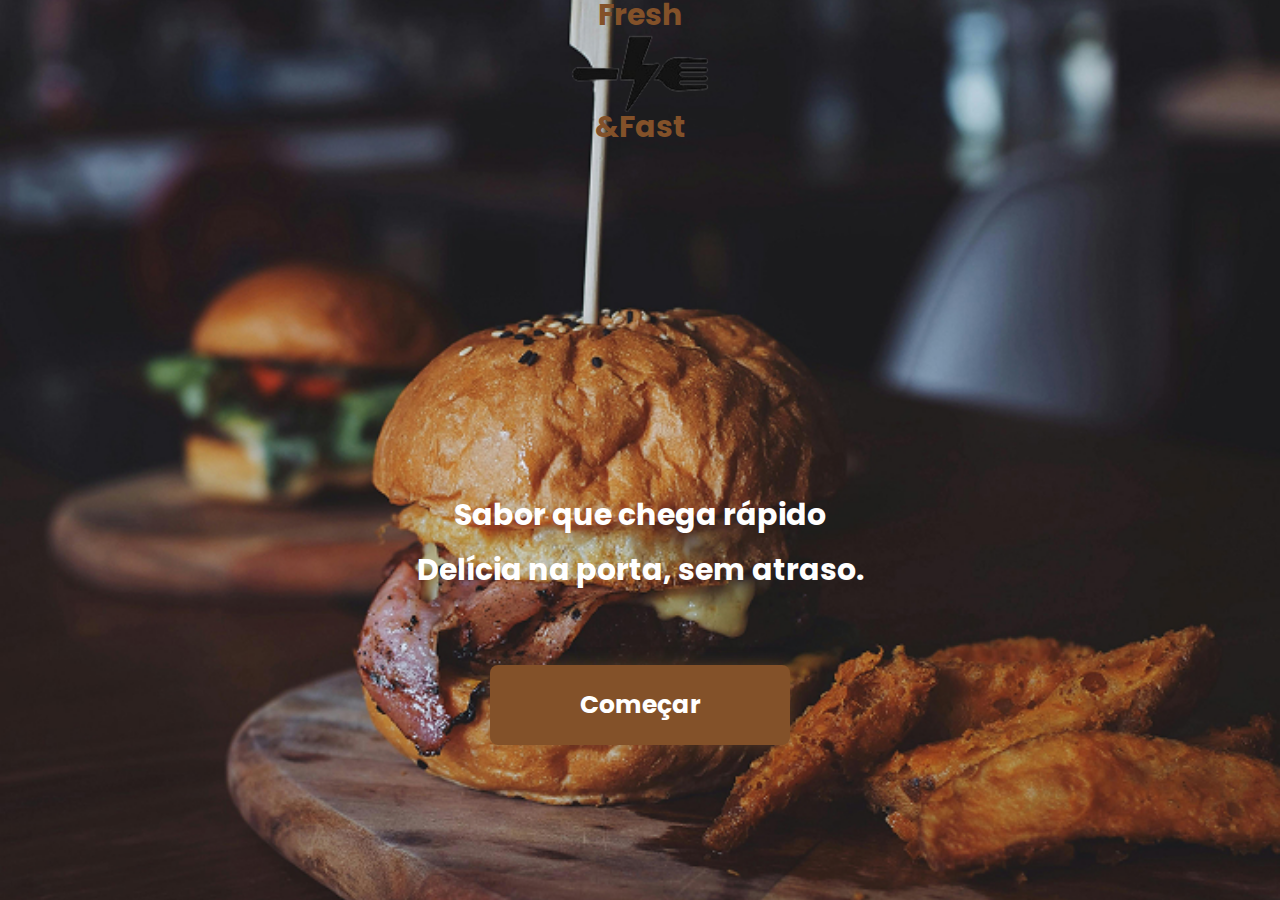
<file: index.html>
<!DOCTYPE html>
<html lang="en">

<head>
    <meta charset="UTF-8">
    <meta name="viewport" content="width=device-width, initial-scale=1.0">
    <title>Fresh & Fast</title>
    <link rel="stylesheet" href="style.css">
    <link rel="preconnect" href="https://fonts.googleapis.com">
    <link rel="preconnect" href="https://fonts.gstatic.com" crossorigin>
    <link
        href="https://fonts.googleapis.com/css2?family=Poppins:ital,wght@0,100;0,200;0,300;0,400;0,500;0,600;0,700;0,800;0,900;1,100;1,200;1,300;1,400;1,500;1,600;1,700;1,800;1,900&display=swap"
        rel="stylesheet">
    <link rel="shortcut icon" href="img/favicon.png" type="image/x-icon">
</head>

<body>
    <section class="head">
        <p>Fresh</p>
        <img src="./img/FreshFast.png" class="logo">
        <p>&Fast</p>
    </section>

    <section class="text">
        <p>Sabor que chega rápido</p>
        <br>
        <p>Delícia na porta, sem atraso.</p>
    </section>

    <section class="button">
        <button>Começar</button>
    </section>
</body>

</html>
</file>
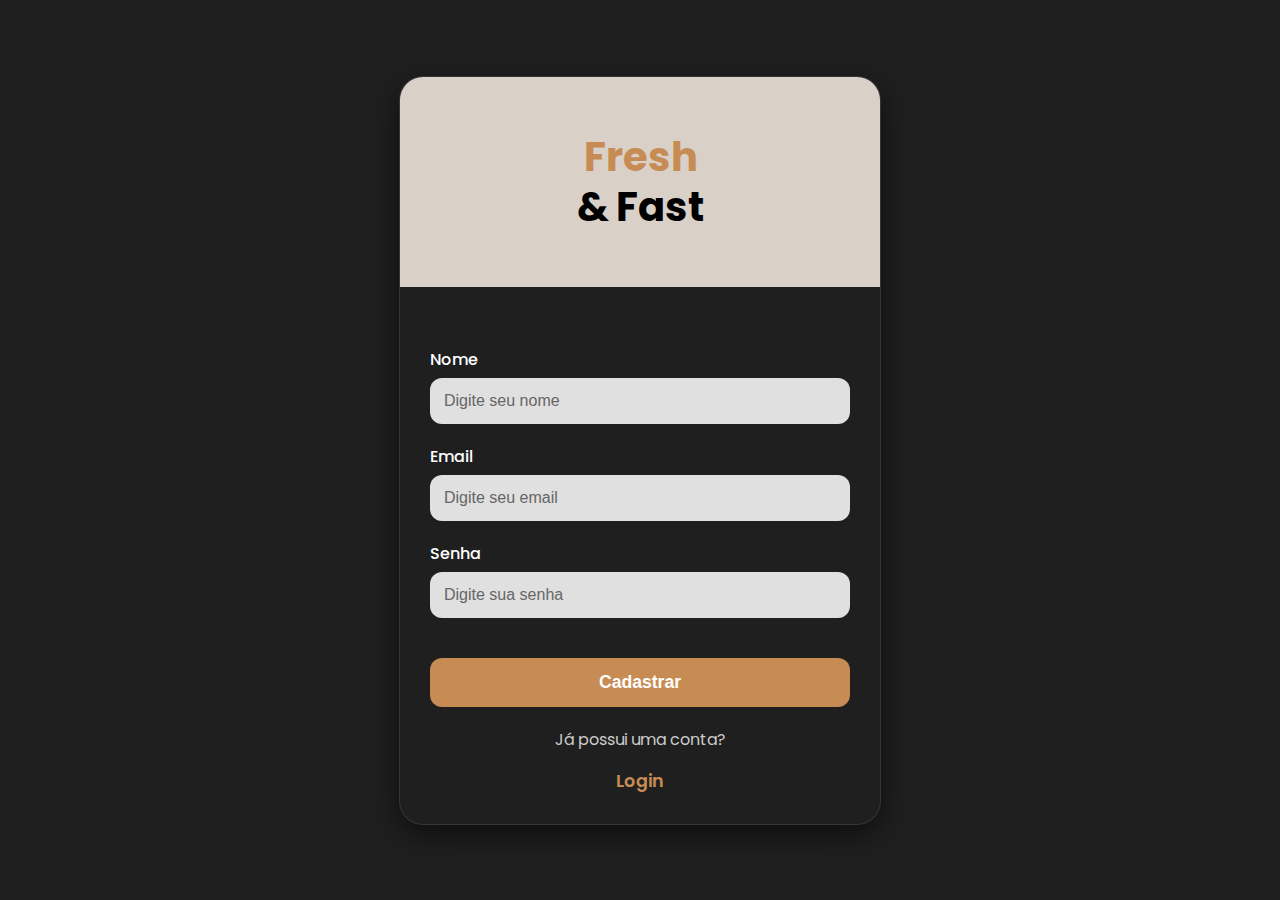
<file: pages/cadastro/index.html>
<!DOCTYPE html>
<html lang="pt-BR">

<head>
    <meta charset="UTF-8">
    <meta name="viewport" content="width=device-width, initial-scale=1.0">
    <title>Fresh & Fast - Cadastro Web</title>
    <link rel="shortcut icon" href="../../img/favicon.png" type="image/x-icon">
    <link rel="stylesheet" href="style.css">
    <link
        href="https://fonts.googleapis.com/css2?family=Poppins:ital,wght@0,100;0,200;0,300;0,400;0,500;0,600;0,700;0,800;0,900;1,100;1,200;1,300;1,400;1,500;1,600;1,700;1,800;1,900&display=swap"
        rel="stylesheet">
</head>

<body>

    <div class="container">
        <header>
            <div class="logo">
                <p class="linha1">Fresh</p>
                <div class="linha2">
                    <p>&</p>
                    <p>Fast</p>
                </div>
            </div>
        </header>

        <main>
            <form>
                <label for="nome">Nome</label>
                <input type="text" id="nome" placeholder="Digite seu nome" required>

                <label for="email">Email</label>
                <input type="email" id="email" placeholder="Digite seu email" required>

                <label for="senha">Senha</label>
                <input type="password" id="senha" placeholder="Digite sua senha" required>

                <button type="submit">Cadastrar</button>
            </form>

            <div class="login-link">
                <p>Já possui uma conta?</p>
                <a href="#">Login</a>
            </div>
        </main>
    </div>

</body>

</html>
</file>
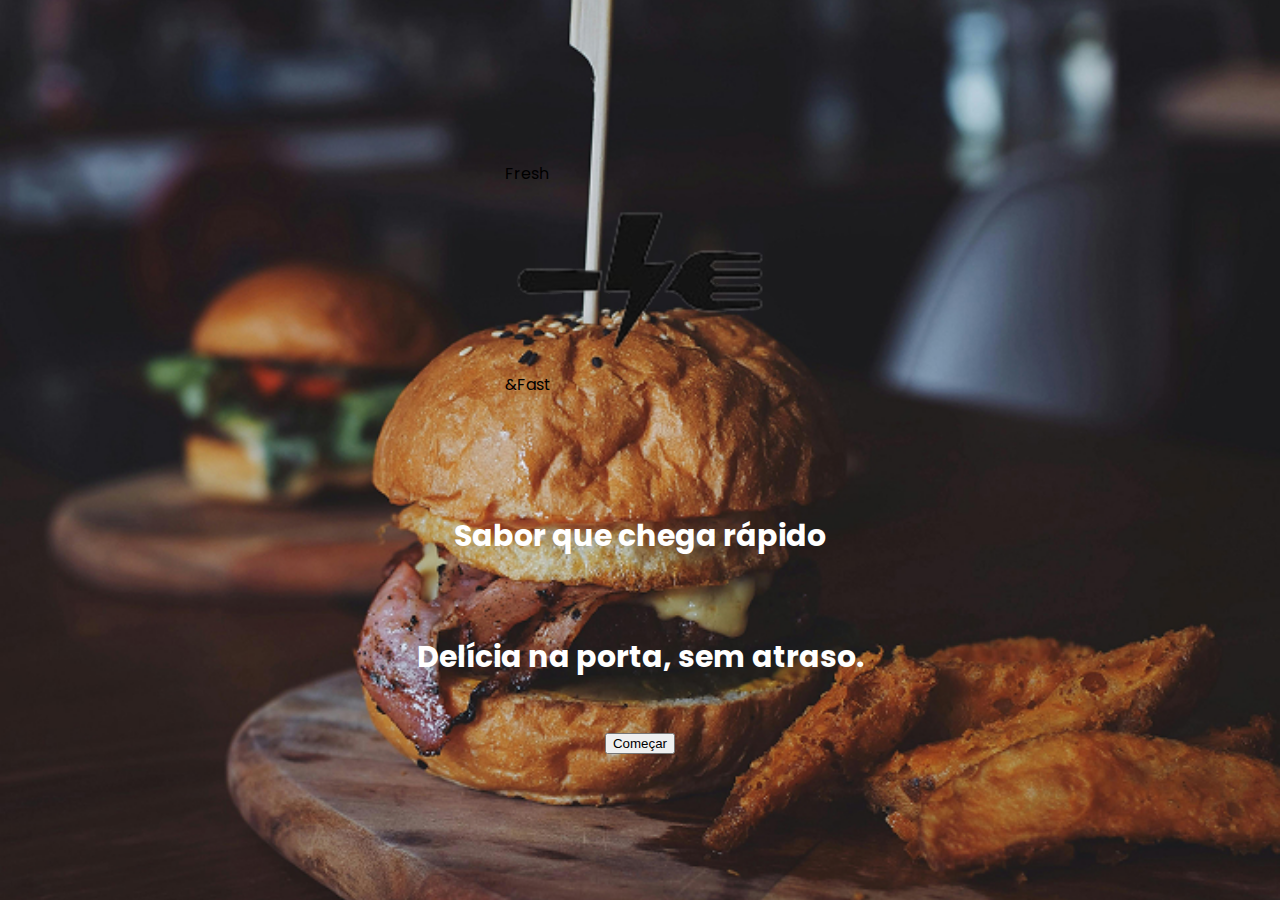
<file: pages/home/index.html>
<!DOCTYPE html>
<html lang="en">

<head>
    <meta charset="UTF-8">
    <meta name="viewport" content="width=device-width, initial-scale=1.0">
    <title>Fresh & Fast</title>
    <link rel="stylesheet" href="style.css">
    <link rel="preconnect" href="https://fonts.googleapis.com">
    <link rel="preconnect" href="https://fonts.gstatic.com" crossorigin>
    <link
        href="https://fonts.googleapis.com/css2?family=Poppins:ital,wght@0,100;0,200;0,300;0,400;0,500;0,600;0,700;0,800;0,900;1,100;1,200;1,300;1,400;1,500;1,600;1,700;1,800;1,900&display=swap"
        rel="stylesheet">
    <link rel="shortcut icon" href="../../img/favicon.png" type="image/x-icon">
</head>

<body>
    <section class="head">
        <p>Fresh</p>
        <img src="../../img/FreshFast.png" class="logo">
        <p>&Fast</p>
    </section>

    <section class="text">
        <p>Sabor que chega rápido</p>
        <br>
        <p>Delícia na porta, sem atraso.</p>
    </section>

    <section class="button">
        <button>Começar</button>
    </section>
</body>

</html>
</file>
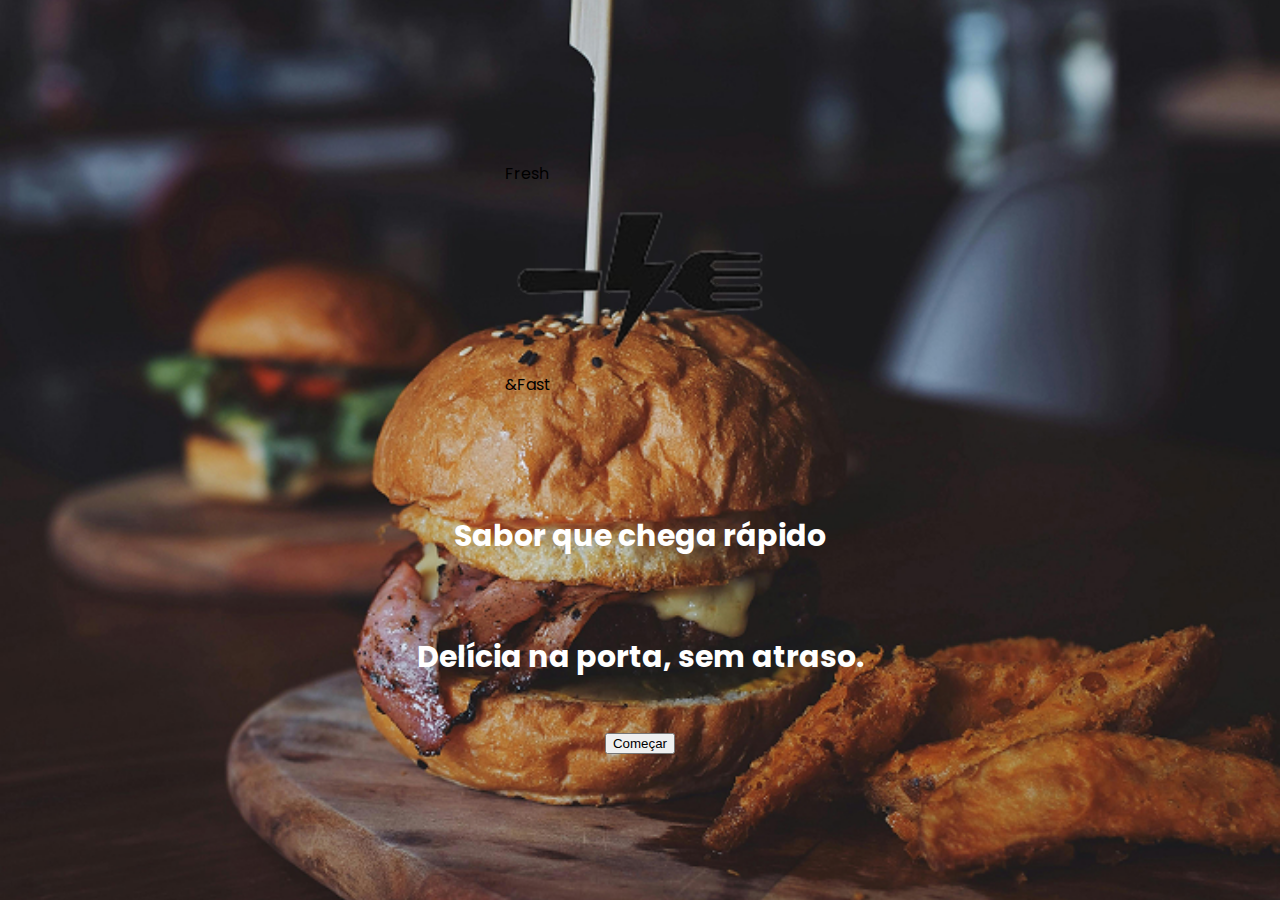
<file: pages/inicio/index.html>
<!DOCTYPE html>
<html lang="en">

<head>
    <meta charset="UTF-8">
    <meta name="viewport" content="width=device-width, initial-scale=1.0">
    <title>Fresh & Fast - Home</title>
    <link rel="stylesheet" href="style.css">
    <link rel="shortcut icon" href="../../img/favicon.png" type="image/x-icon">
    <link rel="stylesheet" href="../global.css">
    <link
        href="https://fonts.googleapis.com/css2?family=Poppins:ital,wght@0,100;0,200;0,300;0,400;0,500;0,600;0,700;0,800;0,900;1,100;1,200;1,300;1,400;1,500;1,600;1,700;1,800;1,900&display=swap"
        rel="stylesheet">
</head>

<body>
    <header>
        <div class="cabecalho">
            <h1>Fresh&Fast</h1>
            <nav class="navegacao">
                <ul class="menu">
                    <li><a href="#inicio" class="menu-link">Início</a></li>
                    <li><a href="#info" class="menu-link">Informações</a></li>
                    <li class="menu-link"><a href="../restaurantes/index.html">Restaurantes</a></li>
                    <li class="menu-link">Favoritos</li>
                    <li class="menu-link">Notificações</li>
                    <li><a href="#contatos" class="menu-link">Contatos</a></li>
                </ul>
            </nav>
            <div class="icons">
                <img src="../../img/user.png" alt="" onclick="logout()">
                <img src="../../img/cart.png" alt="">
                <button class="hamburger"></button>
            </div>
        </div>
    </header>

    <main id="inicio" class="inicio">
        <img src="../../img/carrossel/0.jpg" alt="Foto de Fresh&Fast" id="carrossel" class="foto-FF">
        <div class="inicio-descricao">
            <h2 id="descricao-titulo">Peça, relaxe e saboreie</h2>
            <p id="descricao-texto">Somos um delivery local dedicado a levar comida fresca, saborosa e feita com carinho
                até a sua porta. Simples, rápido e delicioso!</p>
        </div>
    </main>

    <section id="info" class="info">
        <h1 class="info-titulo">Sobre nós</h1>
        <div class="info-caixa">
            <p class="info-paragrafo">
                Olá nós somos a equipe Fresh&Fast, Um sistema de melhoria de empreendimento local voltado ao mercado
                alimentício. O Fresh&Fast tem como objetivo facilitar a conexão entre consumidores e pequenos
                empreendimentos alimentícios locais. A plataforma oferece uma experiência prática e intuitiva para o
                usuário realizar pedidos, favoritar produtos e acompanhar seu histórico de compras, enquanto ajuda os
                estabelecimentos a expandirem seu alcance digital.
            </p>
        </div>
    </section>

    <section id="contatos" class="contatos">
        <div class="container1">
            <h2 class="contatos-titulo">Entre em contato!</h2>
        </div>
        <div class="container2">
            <ul class="contatos-lista">
                <li>
                    <img src="../../img/email.png" alt="Email icon">
                    jpgf.profissional@gmail.com
                </li>
                <li>
                    <img src="../../img/email.png" alt="Email icon">
                    pablohaimar.08@gmail.com
                </li>
                <li>
                    <img src="../../img/email.png" alt="Email icon">
                    gabriel.oa123oliveira@gmail.com
                </li>
            </ul>


            <div class="caixa2">
                <p class="caixa2-paragrafo">Ficaremos felizes em trocar ideias, tirar dúvidas ou colaborar em novos
                    projetos!
                    Mande uma mensagem e vamos construir algo incrível juntos.</p>
            </div>
        </div>
    </section>

    <footer class="footer">
        <h3>Fresh&Fast</h3>
        <p>&copy;2025 por equipe Fresh&Fast</p>
        <p>Todos os direitos reservados.</p>
    </footer>
    <script src="../scriptsGlobais/cannotAccess.js"></script>
    <script src="app.js"></script>
</body>

</html>
</file>
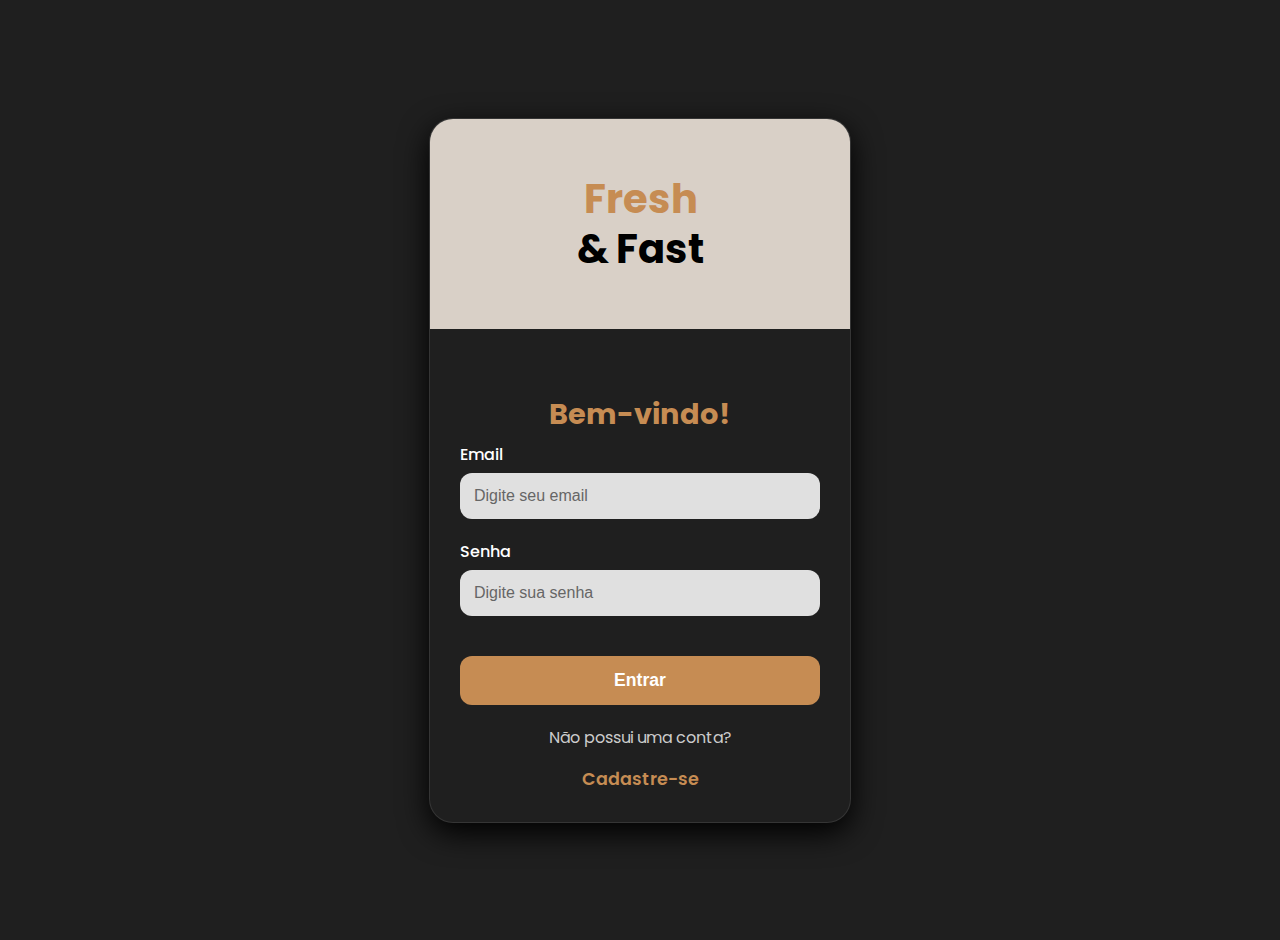
<file: pages/login/index.html>
<!DOCTYPE html>
<html lang="pt-BR">

<head>
    <meta charset="UTF-8">
    <meta name="viewport" content="width=device-width, initial-scale=1.0">
    <title>Fresh & Fast - Login Web</title>
    <link rel="shortcut icon" href="img/favicon.png" type="image/x-icon">
    <link rel="stylesheet" href="./style.css">
    <link
        href="https://fonts.googleapis.com/css2?family=Poppins:ital,wght@0,100;0,200;0,300;0,400;0,500;0,600;0,700;0,800;0,900;1,100;1,200;1,300;1,400;1,500;1,600;1,700;1,800;1,900&display=swap"
        rel="stylesheet">
</head>

<body>

    <div class="container">
        <header>
            <div class="logo">
                <p class="linha1">Fresh</p>
                <div class="linha2">
                    <p>&</p>
                    <p>Fast</p>
                </div>
            </div>
        </header>

        <main>
            <form>
                <p id="boasvindas">Bem-vindo!</p>

                <label for="email">Email</label>
                <input type="email" id="email" placeholder="Digite seu email" required>

                <label for="senha">Senha</label>
                <input type="password" id="senha" placeholder="Digite sua senha" required>

                <button type="submit">Entrar</button>
            </form>

            <div class="login-link">
                <p>Não possui uma conta?</p>
                <a href="../cadastro/index.html">Cadastre-se</a>
            </div>
        </main>
    </div>

</body>

</html>
</file>
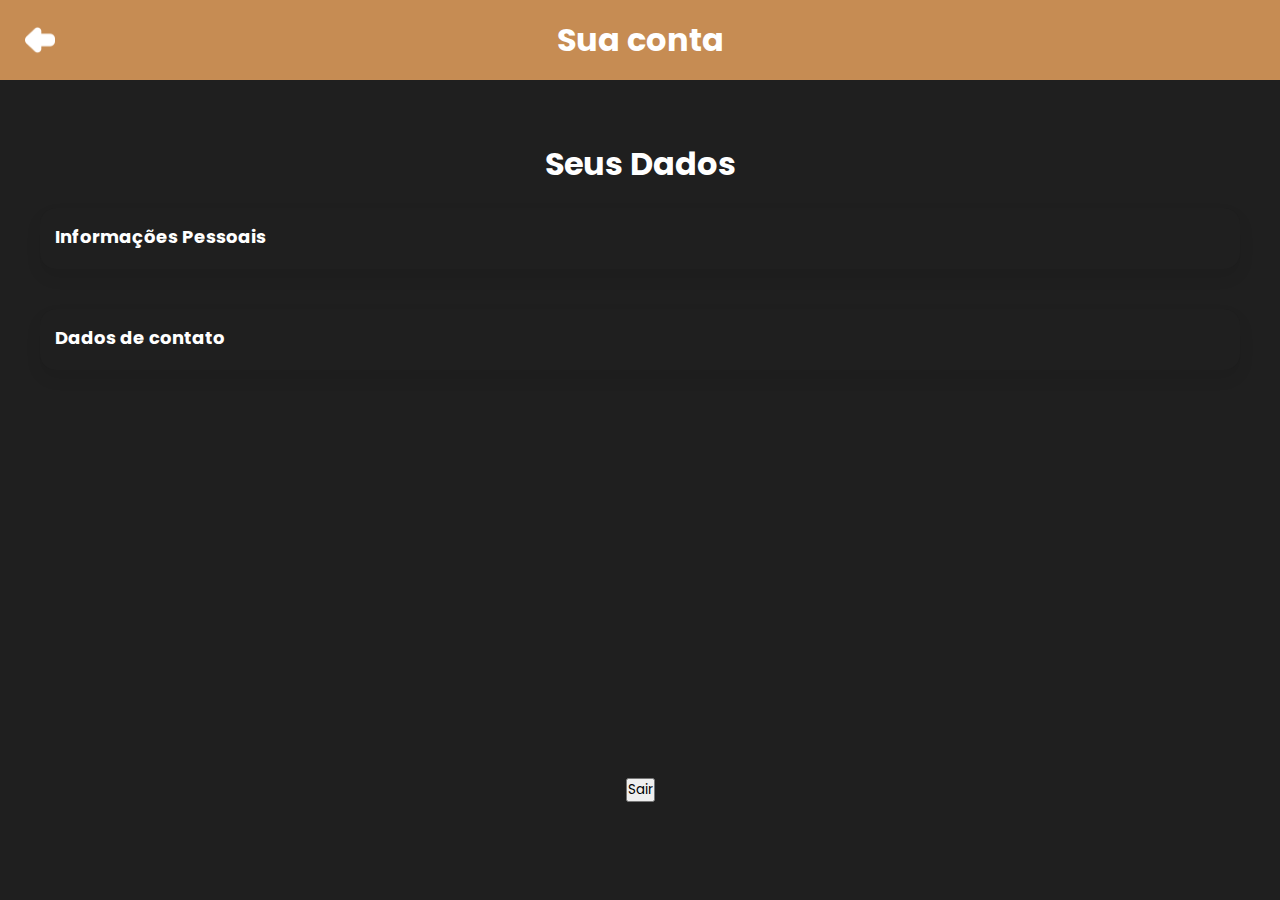
<file: pages/perfil/index.html>
<!DOCTYPE html>
<html lang="en">

<head>
    <meta charset="UTF-8">
    <meta name="viewport" content="width=device-width, initial-scale=1.0">
    <title>Fresh & Fast - Perfil</title>
    <link rel="stylesheet" href="style.css">
    <link rel="shortcut icon" href="../../img/favicon.png" type="image/x-icon">
    <link rel="stylesheet" href="../global.css">
    <link
        href="https://fonts.googleapis.com/css2?family=Poppins:ital,wght@0,100;0,200;0,300;0,400;0,500;0,600;0,700;0,800;0,900;1,100;1,200;1,300;1,400;1,500;1,600;1,700;1,800;1,900&display=swap"
        rel="stylesheet">
</head>

<body>
    <header>
        <a href="../inicio/index.html"><img src="../../img/left.png" alt="" class="back"></a>
        <h1>Sua conta</h1>
    </header>

    <main>
        <h1>Seus Dados</h1>
        <div class="cards-container">
            <div class="cards">
                <div class="card">

                    <div class="card-info">
                        <h3>Informações Pessoais</h3>
                        <p class="categoria" id="card-paragrafo"></p>
                    </div>
                </div>
            </div>
        </div>

        <div class="cards-container">
            <div class="cards">
                <div class="card">

                    <div class="card-info">
                        <h3>Dados de contato</h3>
                        <p class="categoria" id="card-paragrafo"></p>
                    </div>
                </div>
            </div>
        </div>

    </main>
    <div class="botao">
        <button onclick="logout()">Sair</button>
    </div>
    <script src="app.js"></script>
</body>

</html>
</file>
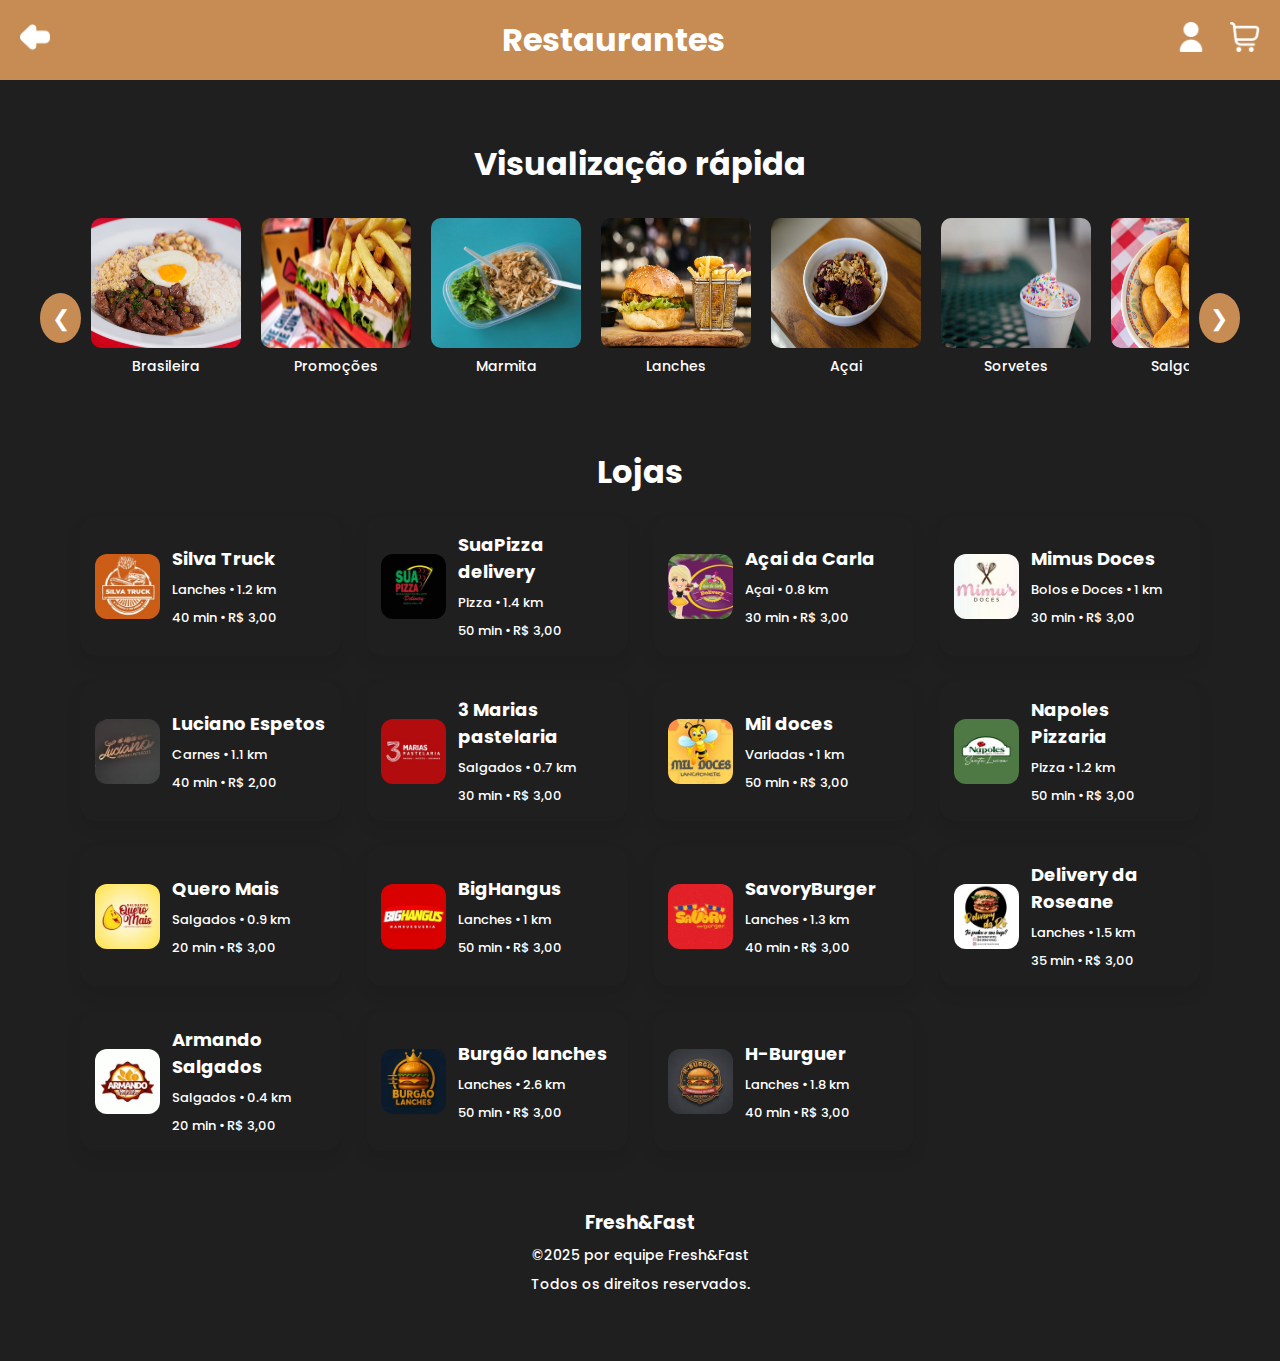
<file: pages/restaurantes/index.html>
<!DOCTYPE html>
<html lang="pt-BR">

<head>
    <meta charset="UTF-8">
    <meta name="viewport" content="width=device-width, initial-scale=1.0">
    <title>Fresh & Fast - Categorias</title>
    <link rel="stylesheet" href="style.css">
    <link rel="shortcut icon" href="../../img/favicon.png" type="image/x-icon">
    <link rel="stylesheet" href="../global.css">
    <link
        href="https://fonts.googleapis.com/css2?family=Poppins:ital,wght@0,100;0,200;0,300;0,400;0,500;0,600;0,700;0,800;0,900;1,100;1,200;1,300;1,400;1,500;1,600;1,700;1,800;1,900&display=swap"
        rel="stylesheet">
</head>

<body>
    <header>
        <a href="../inicio/index.html"><img class="back" src="../../img/left.png" alt=""></a>
        <h1>Restaurantes</h1>
        <div class="icons">
            <img src="../../img/user.png" alt="">
            <img src="../../img/cart.png" alt="">
        </div>
    </header>

    <h1>Visualização rápida</h1>
    <div class="categoria-container">
        <button class="btn-nav" id="btn-prev">❮</button>

        <div class="categoria-slider" id="slider">
            <div class="categoria-item">
                <div class="img-box">
                    <img src="../../img/img-restaurantes/brasileira.jpg">
                </div>
                <p>Brasileira</p>
            </div>

            <div class="categoria-item">
                <div class="img-box">
                    <img src="../../img/img-restaurantes/promocoes.jpg">
                </div>
                <p>Promoções</p>
            </div>

            <div class="categoria-item">
                <div class="img-box">
                    <img src="../../img/img-restaurantes/marmitas.jpg">
                </div>
                <p>Marmita</p>
            </div>

            <div class="categoria-item">
                <div class="img-box">
                    <img src="../../img/img-restaurantes/lanches.jpg">
                </div>
                <p>Lanches</p>
            </div>

            <div class="categoria-item">
                <div class="img-box">
                    <img src="../../img/img-restaurantes/acai.jpg">
                </div>
                <p>Açai</p>
            </div>

            <div class="categoria-item">
                <div class="img-box">
                    <img src="../../img/img-restaurantes/sorvete.jpg">
                </div>
                <p>Sorvetes</p>
            </div>

            <div class="categoria-item">
                <div class="img-box">
                    <img src="../../img/img-restaurantes/salgados.jpg">
                </div>
                <p>Salgados</p>
            </div>

            <div class="categoria-item">
                <div class="img-box">
                    <img src="../../img/img-restaurantes/carnes.jpg">
                </div>
                <p>Carnes</p>
            </div>

            <div class="categoria-item">
                <div class="img-box">
                    <img src="../../img/img-restaurantes/pizza.jpg">
                </div>
                <p>Pizza</p>
            </div>

            <div class="categoria-item">
                <div class="img-box">
                    <img src="../../img/img-restaurantes/bolosEdoces.jpg">
                </div>
                <p>Bolos e doces</p>
            </div>

            <div class="categoria-item">
                <div class="img-box">
                    <img src="../../img/img-restaurantes/japonesa.jpg">
                </div>
                <p>Japonesa</p>
            </div>

            <div class="categoria-item">
                <div class="img-box">
                    <img src="../../img/img-restaurantes/chinesa.jpg">
                </div>
                <p>Chinesa</p>
            </div>

            <div class="categoria-item">
                <div class="img-box">
                    <img src="../../img/img-restaurantes/fitness.jpg">
                </div>
                <p>Fitness</p>
            </div>
        </div>

        <button class="btn-nav" id="btn-next">❯</button>
    </div>

    <h1>Lojas</h1>

    <div class="lojas-container">
        <div class="lojas">
            <div class="loja-card">
                <img src="../../img/img-restaurantes/logos/silvatruck.jpg" alt="Logo loja" class="loja-img">

                <div class="loja-info">
                    <h3>Silva Truck</h3>
                    <p class="categoria">Lanches • 1.2 km</p>
                    <p class="tempo-preco">40 min • R$ 3,00</p>
                </div>
            </div>

            <div class="loja-card">
                <img src="../../img/img-restaurantes/logos/suapizza.jpg" alt="Logo loja" class="loja-img">

                <div class="loja-info">
                    <h3>SuaPizza delivery</h3>
                    <p class="categoria">Pizza • 1.4 km</p>
                    <p class="tempo-preco">50 min • R$ 3,00</p>
                </div>
            </div>

            <div class="loja-card">
                <img src="../../img/img-restaurantes/logos/acaidacarla.jpg" alt="Logo loja" class="loja-img">

                <div class="loja-info">
                    <h3>Açai da Carla</h3>
                    <p class="categoria">Açai • 0.8 km</p>
                    <p class="tempo-preco">30 min • R$ 3,00</p>
                </div>
            </div>

            <div class="loja-card">
                <img src="../../img/img-restaurantes/logos/mimusdoces.jpg" alt="Logo loja" class="loja-img">

                <div class="loja-info">
                    <h3>Mimus Doces</h3>
                    <p class="categoria">Bolos e Doces • 1 km</p>
                    <p class="tempo-preco">30 min • R$ 3,00</p>
                </div>
            </div>

            <div class="loja-card">
                <img src="../../img/img-restaurantes/logos/lucianoespetos.jpg" alt="Logo loja" class="loja-img">

                <div class="loja-info">
                    <h3>Luciano Espetos</h3>
                    <p class="categoria">Carnes • 1.1 km</p>
                    <p class="tempo-preco">40 min • R$ 2,00</p>
                </div>
            </div>

            <div class="loja-card">
                <img src="../../img/img-restaurantes/logos/3mariaspastelarias.jpg" alt="Logo loja" class="loja-img">

                <div class="loja-info">
                    <h3>3 Marias pastelaria</h3>
                    <p class="categoria">Salgados • 0.7 km</p>
                    <p class="tempo-preco">30 min • R$ 3,00</p>
                </div>
            </div>

            <div class="loja-card">
                <img src="../../img/img-restaurantes/logos/mildoces.jpg" alt="Logo loja" class="loja-img">

                <div class="loja-info">
                    <h3>Mil doces</h3>
                    <p class="categoria">Variadas • 1 km</p>
                    <p class="tempo-preco">50 min • R$ 3,00</p>
                </div>
            </div>

            <div class="loja-card">
                <img src="../../img/img-restaurantes/logos/napoles.jpg" alt="Logo loja" class="loja-img">

                <div class="loja-info">
                    <h3>Napoles Pizzaria</h3>
                    <p class="categoria">Pizza • 1.2 km</p>
                    <p class="tempo-preco">50 min • R$ 3,00</p>
                </div>
            </div>

            <div class="loja-card">
                <img src="../../img/img-restaurantes/logos/queromais.jpg" alt="Logo loja" class="loja-img">

                <div class="loja-info">
                    <h3>Quero Mais</h3>
                    <p class="categoria">Salgados • 0.9 km</p>
                    <p class="tempo-preco">20 min • R$ 3,00</p>
                </div>
            </div>

            <div class="loja-card">
                <img src="../../img/img-restaurantes/logos/bighangus.jpg" alt="Logo loja" class="loja-img">

                <div class="loja-info">
                    <h3>BigHangus</h3>
                    <p class="categoria">Lanches • 1 km</p>
                    <p class="tempo-preco">50 min • R$ 3,00</p>
                </div>
            </div>

            <div class="loja-card">
                <img src="../../img/img-restaurantes/logos/savory.jpg" alt="Logo loja" class="loja-img">

                <div class="loja-info">
                    <h3>SavoryBurger</h3>
                    <p class="categoria">Lanches • 1.3 km</p>
                    <p class="tempo-preco">40 min • R$ 3,00</p>
                </div>
            </div>

            <div class="loja-card">
                <img src="../../img/img-restaurantes/logos/deliverydaro.jpg" alt="Logo loja" class="loja-img">

                <div class="loja-info">
                    <h3>Delivery da Roseane</h3>
                    <p class="categoria">Lanches • 1.5 km</p>
                    <p class="tempo-preco">35 min • R$ 3,00</p>
                </div>
            </div>

            <div class="loja-card">
                <img src="../../img/img-restaurantes/logos/armandosalgados.jpg" alt="Logo loja" class="loja-img">

                <div class="loja-info">
                    <h3>Armando Salgados</h3>
                    <p class="categoria">Salgados • 0.4 km</p>
                    <p class="tempo-preco">20 min • R$ 3,00</p>
                </div>
            </div>
            <div class="loja-card">
                <img src="../../img/img-restaurantes/logos/burgaolanches.jpg" alt="Logo loja" class="loja-img">

                <div class="loja-info">
                    <h3>Burgão lanches</h3>
                    <p class="categoria">Lanches • 2.6 km</p>
                    <p class="tempo-preco">50 min • R$ 3,00</p>
                </div>
            </div>
            <div class="loja-card">
                <img src="../../img/img-restaurantes/logos/H-Burger.jpg" alt="Logo loja" class="loja-img">

                <div class="loja-info">
                    <h3>H-Burguer</h3>
                    <p class="categoria">Lanches • 1.8 km</p>
                    <p class="tempo-preco">40 min • R$ 3,00</p>
                </div>
            </div>
        </div>

        <footer class="footer">
            <h3>Fresh&Fast</h3>
            <p>&copy;2025 por equipe Fresh&Fast</p>
            <p>Todos os direitos reservados.</p>
        </footer>
        <script src="app.js"></script>
</body>

</html>
</file>
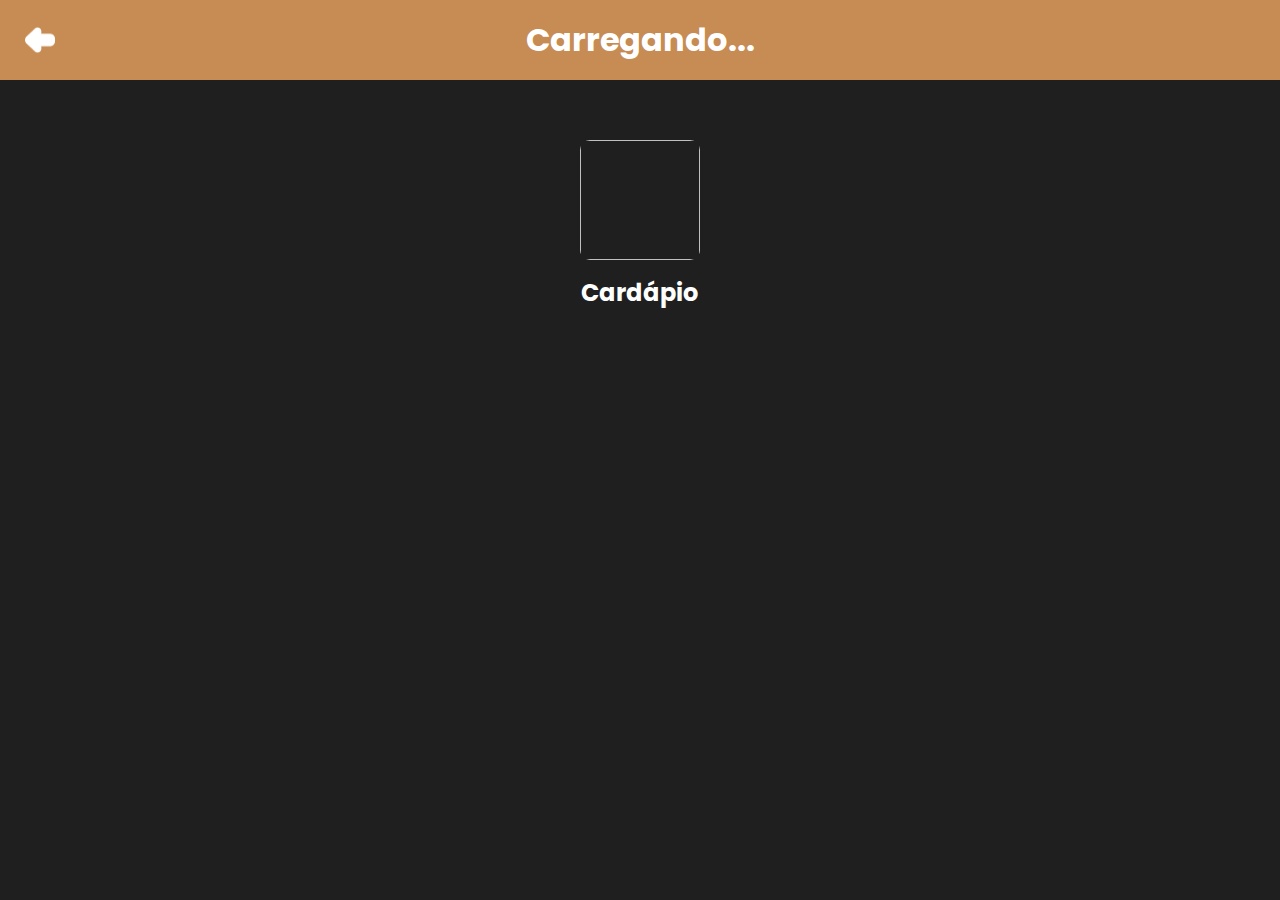
<file: pages/restaurantes/restaurante.html>
<!DOCTYPE html>
<html lang="pt-BR">

<head>
    <meta charset="UTF-8">
    <title>Restaurante</title>
    <link rel="stylesheet" href="restaurante.css">
    <link rel="shortcut icon" href="../../img/favicon.png" type="image/x-icon">
    <link rel="stylesheet" href="../global.css">
    <link
        href="https://fonts.googleapis.com/css2?family=Poppins:wght@300;400;500;600;700&display=swap"
        rel="stylesheet">
</head>

<body>
    <header>
        <a href="../restaurantes/index.html"><img class="back" src="../../img/left.png" alt=""></a>
        <h1 id="restauranteNome">Carregando...</h1>
    </header>

    <!-- CABEÇALHO DO RESTAURANTE -->
    <div class="restaurante-header">
        <img id="logo" class="logo">

        <div class="restaurante-texto">
            <p id="descricao" class="descricao"></p>
            <p id="categoria" class="categoria"></p>
        </div>
    </div>

    <h2>Cardápio</h2>

    <!-- A LISTA REAL DE PRODUTOS ENTRA AQUI -->
    <div id="produtos" class="produtos-container"></div>

    <script src="../restaurantes/restaurantes.js"></script>

    <script>
        const params = new URLSearchParams(window.location.search);
        const id = params.get("id");
        carregarDadosDoRestaurante(id);
    </script>

    <script src="app.js"></script>

</body>

</html>
</file>
<file: style.css>
body{
    background-image: url(./img/hamburguer_fundo_1.jpg);
    background-size: cover;
    background-repeat: no-repeat;
    background-position: center;
    height: 100vh;
    margin: 0;
    background-attachment: fixed;
    font-family: 'Poppins', sans-serif;
    overflow-x: hidden;
}

.head{
    height: 400px;
    width: 100vw;
    color: #835129;
    display: flex;
    flex-direction: column;
    align-items: center;
    gap: 0;
}

p {
    font-size: 30px;
    margin: 0;
    line-height: 1;
    font-weight: bold;
}

.logo {
    width: 150px;
    margin: 0.1px 0;
    color: white;
}

.text{
    display: flex;
    flex-direction: column;
    align-items: center;
    color: white;
    font-weight: bold;
    margin-top: 100px;
}

.button{
    width: 100vw;
    position: absolute;
    display: flex;
    justify-content: center;
    margin-top: 80px;
}

button{
    width: 300px;
    height: 80px;
    font-family: 'Poppins', sans-serif;;
    font-weight: bold;
    font-size: 25px;
    border-radius: 8px;
    box-shadow: 3px 3px 15px white;
    border: none;
    background-color:rgb(131, 81, 41);
    color: white;
    box-shadow: 0 0 15px rgba(131, 81, 41, 0.5);
    cursor: pointer;
    transition: 0.5s ease;
}

button:hover{
    background-color: rgba(178, 124, 74);
    transform: scale(1.03);
    transition: 0.5 ease;
}

@media(max-width: 480px){
    .head{
        height: 30vh;
    }
    .logo {
        width: 100px;
    }
    .text {
        text-align: center;
        margin-top: 3vh;
    }
    .button {
        margin-top: 3vh;
    }
}

@media(max-width: 768px){
    .head {
        height: 300px;
    }
    .logo {
        width: 100px;
    }
    .text {
        margin-top: 50px;
        font-size: 18px;
    }
    button {
        width: 200px;
        height: 60px;
        font-size: 18px;
    }
}
</file>
<file: pages/cadastro/style.css>
:root {
    --escuro: #1F1F1F;
    --primaria: #D9D0C7;
    --segundaria: #C68C53;
    --segundaria-claro: #D9A676;
    --claro: #E0E0E0;
}

body {
    background-color: var(--escuro);
    display: flex;
    justify-content: center;
    align-items: center;
    min-height: 100vh;
    width: 100%;
    margin: 0;
    font-family: 'Poppins', sans-serif;
    overflow-x: hidden;
}

.container {
    background-color: var(--escuro);
    width: 100vw;
    max-width: 480px;
    border-radius: 24px;
    overflow: hidden;
    box-shadow: 0 10px 30px rgba(0, 0, 0, 0.54);
    border: 1px solid rgba(255, 255, 255, 0.1);
}

header {
    background-color: var(--primaria);
    text-align: center;
    padding: 50px 20px;
    position: relative;
}

.logo p {
    margin: 0;
}

.logo .linha1 {
    color: var(--segundaria);
    font-size: 2.5rem;
    font-weight: bold;
}

.logo .linha2 {
    display: flex;
    justify-content: center;
    align-items: center;
    margin-top: -10px;
}

.logo .linha2 p {
    font-size: 2.5rem;
    font-weight: bold;
    color: #000;
    margin: 0 4px;
}

main {
    padding: 40px 30px 30px;
    margin-top: -60px;
    margin-top: 20px;
}

label {
    color: #fff;
    font-weight: 500;
    font-size: 1rem;
    display: block;
    margin-bottom: 6px;
}

input {
    width: 100%;
    padding: 14px;
    border: none;
    border-radius: 12px;
    background-color: var(--claro);
    font-size: 1rem;
    color: #333;
    margin-bottom: 20px;
    box-sizing: border-box;
}

#formCadastro span{
    display: flex;
}

#formCadastro span input#checkbox{
    width: 16px;
    height: 16px;
}

#formCadastro span label{
    margin-left: 10px;
}

input::placeholder {
    color: #666;
}

button {
    width: 100%;
    padding: 14px;
    font-size: 1.1rem;
    font-weight: bold;
    color: white;
    border: none;
    border-radius: 12px;
    cursor: pointer;
    background: var(--segundaria);
    transition: 0.3s ease;
    margin-top: 20px;
}

button:hover {
    background: var(--segundaria-claro);
    transform: scale(1.02);
}

.login-link {
    text-align: center;
    margin-top: 20px;
    color: #ccc;
}

.login-link a {
    color: var(--segundaria);
    text-decoration: none;
    font-weight: 600;
    font-size: 1.1rem;
}

.login-link a:hover {
    text-decoration: underline;
    color: var(--segundaria-claro);
}

@media (max-width: 480px) {
    header {
        padding: 60px 10px 80px;
    }

    main {
        padding: 30px 20px 20px;
    }
}
</file>
<file: pages/home/style.css>
body {
    background-image: url(../../img/hamburguer_fundo_1.jpg);
    background-size: cover;
    background-repeat: no-repeat;
    background-position: center;
    display: flex;
    flex-direction: column;
    justify-content: center;
    align-items: center;
    height: 100vh;
    margin: 0;
    background-attachment: fixed;
    font-family: 'Poppins', sans-serif;
    overflow:hidden
}

.text {
    display: flex;
    flex-direction: column;
    align-items: center;
    color: white;
    font-weight: bold;
    margin-top: 100px;
}

.text p {
    margin: 0 0 50px 0;
    font-size: 30px;
    font-weight: bold;
}

.text .descricao p{
    margin: 0;
    font-size: 20px;
}

.text .descricao p:nth-child(1){
    text-align: center;
}

.botao {
    width: 100vw;
    display: flex;
    align-items: center;
    justify-content: center;
    margin-top: 30px;
}

a {
    padding: 20px;
    font-family: 'Poppins', sans-serif;
    font-weight: bold;
    font-size: 25px;
    border-radius: 8px;
    box-shadow: 3px 3px 15px white;
    border: none;
    background-color: #C68C53;
    color: white;
    box-shadow: 0 0 15px rgba(131, 81, 41, 0.5);
    cursor: pointer;
    transition: 0.5s ease;
    text-decoration: none;
}

a:hover {
    background-color: #D9A676;
    transform: scale(1.03);
    transition: 0.5 ease;
}

@media(max-width: 480px) {
    .head {
        height: 30vh;
    }

    .logo {
        width: 100px;
    }

    .text {
        text-align: center;
        margin-top: 3vh;
    }

    .button {
        margin-top: 3vh;
    }
}

@media(max-width: 768px) {
    .head {
        height: 300px;
    }

    .logo {
        width: 100px;
    }

    .text {
        margin-top: 50px;
        font-size: 18px;
    }

    button {
        width: 200px;
        height: 60px;
        font-size: 18px;
    }
}
</file>
<file: pages/inicio/style.css>
* {
    margin: 0;
    padding: 0;
    box-sizing: border-box;
}

:root {
    --escuro: #1F1F1F;
    --primaria: #D9D0C7;
    --segundaria: #C68C53;
    --segundaria-claro: #D9A676;
    --claro: #ffffff;
}

html {
    scroll-behavior: smooth;
}

body {
    background-color: var(--escuro);
    color: #ffffff;
    display: flex;
    flex-direction: column;
    width: 100vw;
    height: 100vh;
    max-width: 100vw;
    overflow-x: hidden;
    font-family: 'Poppins', sans-serif;
}

header {
    background-color: transparent;
    z-index: 1;
    width: 100%;
    height: 100px;
    display: flex;
    flex-direction: row;
    align-items: center;
    justify-content: center;
    position: fixed;
}

.cabecalho {
    width: 100%;
    display: flex;
    flex-direction: row;
    justify-content: space-between;
    align-items: center;
}

.cabecalho h1 {
    margin-left: 20px;
}

.logo {
    margin-left: 20px;
    height: 80px;
}

.hamburger {
    display: none;
    border: none;
    background: none;
    border-top: 3px solid var(--claro);
    cursor: pointer;
    width: 30px;
    height: 20px;
    position: relative;
    z-index: 1001;
}

.hamburger::before,
.hamburger::after {
    content: "";
    position: absolute;
    left: 0;
    width: 30px;
    border-top: 3px solid var(--claro);
    transition: 0.3s;
}

.hamburger::before {
    top: 7px;
}

.hamburger::after {
    top: 16px;
}

.hamburger.open {
    border-top-color: transparent;
}

.hamburger.open::before {
    transform: rotate(45deg);
    top: 10px;
}

.hamburger.open::after {
    transform: rotate(-45deg);
    top: 10px;
}

.navegacao {
    width: 50%;
    flex: 1;
    display: flex;
    flex-direction: row;
    justify-content: center;
}

.menu {
    height: 100px;
    justify-content: center;
    list-style: none;
    gap: 1.5rem;
    display: flex;
    flex-direction: row;
    align-items: center;
}

.menu-link {
    text-decoration: none;
    color: var(--claro);
    font-weight: 500;
    position: relative;
    padding: 0.3rem 0;
    cursor: pointer;
    transition: 0.2s ease;
}

.menu-link:hover {
    font-weight: bold;
    transition: 0.2s ease;
}

.menu-link::after {
    content: '';
    height: 2px;
    width: 0;
    position: absolute;
    bottom: 0;
    left: 0;
    background: linear-gradient(90deg, var(--claro), var(--claro));
    transition: 0.5s ease;
    cursor: pointer;
}

.menu-link:hover::after {
    transition: 0.5s;
    width: 100%;
    cursor: pointer;
}

.icons img {
    width: 30px;
    height: 30px;
    cursor: pointer;
    margin-right: 20px;
}

.inicio {
    min-height: 100vh;
    display: flex;
    justify-content: center;
    align-items: center;
    flex-direction: column;
}

.inicio img {
    width: 100vw;
    height: 100vh;
}

.inicio-descricao {
    background-color: rgb(0, 0, 0, 0.3);
    height: 100%;
    width: 100%;
    position: absolute;
    bottom: 0;
    left: 0;
    display: flex;
    flex-direction: column;
    align-items: flex-start;
    justify-content: end;
    padding: 40px 20px;
}

.inicio-descricao h2 {
    font-size: 50px;
}

.inicio-descricao p {
    font-size: 20px;
}


.info {
    padding: 6rem 2rem;
}

.info-titulo {
    font-size: 3rem;
    color: var(--claro);
    margin-bottom: 20px;
    text-align: center;
}

.info-caixa {
    padding: 2rem;
    max-width: 1000px;
    margin: 0 auto;
    border-radius: 16px;
    border: 1px solid var(--segundaria-claro);
    background-color: var(--segundaria);
}

.info-paragrafo {
    text-align: center;
    font-size: 1rem;
}

.footer {
    width: 100%;
    height: 200px;
    display: flex;
    flex-direction: column;
    align-items: center;
    justify-content: center;
    padding: 3rem;
}

a{
    text-decoration: none;
    color: white;
}

@media (max-width: 768px) {
    .hamburger {
        display: block;
    }

    .navegacao {
        position: fixed;
        top: 100px;
        left: 0;
        width: 100%;
        height: calc(100vh - 100px);
        background-color: rgba(31, 31, 31, 0.95);
        flex-direction: column;
        justify-content: center;
        align-items: center;
        gap: 2rem;
        transform: translateY(-100%);
        opacity: 0;
        transition: all 0.4s ease;
        z-index: 1000;
    }

    .icons {
        display: flex;
        align-items: center;
        justify-content: flex-end;
        gap: 10px;
        margin-right: 10px;
    }

    .icons img {
        width: 28px;
        height: 28px;
        cursor: pointer;
    }

    .navegacao.active {
        transform: translateY(0);
        opacity: 1;
    }

    .menu {
        flex-direction: column;
        height: auto;
        gap: 1.5rem;
    }
}

@media (max-width: 480px) {
    .cabecalho h1 {
        font-size: 1.5rem;
    }

    .inicio-descricao h2 {
        font-size: 1.6rem;
    }

    .inicio-descricao p {
        font-size: 0.9rem;
    }

    .info-titulo {
        font-size: 1.6rem;
    }

    .info-caixa {
        padding: 0.8rem;
    }

    .footer {
        text-align: center;
        padding: 1.5rem;
    }
}
</file>
<file: pages/global.css>
input, select, button{
    outline: none;
}
</file>
<file: pages/login/style.css>
:root {
    --escuro: #1F1F1F;
    --primaria: #D9D0C7;
    --segundaria: #C68C53;
    --segundaria-claro: #D9A676;
    --claro: #E0E0E0;
}

body {
    background-color: var(--escuro);
    display: flex;
    justify-content: center;
    align-items: center;
    min-height: 100vh;
    padding: 20px;
    margin: 0;
    overflow: hidden;
    font-family: 'Poppins', sans-serif;
}

.container {
    background-color: var(--escuro);
    width: 100%;
    max-width: 420px;
    border-radius: 24px;
    overflow: hidden;
    box-shadow: 0 10px 30px rgba(0, 0, 0, 054);
    border: 1px solid rgba(255, 255, 255, 0.1);
}

header {
    background-color: var(--primaria);
    text-align: center;
    padding: 50px 20px;
    position: relative;
}

.logo p {
    margin: 0;
}

.logo .linha1 {
    color: var(--segundaria);
    font-size: 2.5rem;
    font-weight: bold;
}

.logo .linha2 {
    display: flex;
    justify-content: center;
    align-items: center;
    margin-top: -10px;
}

.logo .linha2 p {
    font-size: 2.5rem;
    font-weight: bold;
    color: #000;
    margin: 0 4px;
}

main {
    padding: 40px 30px 30px;
    margin-top: -60px;
    margin-top: 20px;
}

label {
    color: #fff;
    font-weight: 500;
    font-size: 1rem;
    display: block;
    margin-bottom: 6px;
}

input {
    width: 100%;
    padding: 14px;
    border: none;
    border-radius: 12px;
    background-color: var(--claro);
    font-size: 1rem;
    color: #333;
    margin-bottom: 20px;
    box-sizing: border-box;
}

input::placeholder {
    color: #666;
}

#formulario span{
    display: flex;
}

#formulario span input#checkbox{
    width: 16px;
    height: 16px;
}

#formulario span label{
    margin-left: 10px;
}

button {
    width: 100%;
    padding: 14px;
    font-size: 1.1rem;
    font-weight: bold;
    color: white;
    border: none;
    border-radius: 12px;
    cursor: pointer;
    background: var(--segundaria);
    transition: 0.3s ease;
    margin-top: 20px;
}

button:hover {
    background: var(--segundaria-claro);
    transform: scale(1.02);
}

.login-link {
    text-align: center;
    margin-top: 20px;
    color: #ccc;
}

.login-link a {
    color: var(--segundaria);
    text-decoration: none;
    font-weight: 600;
    font-size: 1.1rem;
}

.login-link a:hover {
    text-decoration: underline;
    color: var(--segundaria-claro);
}
#boasvindas{
    text-align: center;
    color: var(--segundaria);
    font-family: 'Poppins';
    font-size: 1.8rem;
    font-weight: bolder;
    margin-top: 4px;
    margin-bottom: 6px;
}

@media (max-width: 480px) {
    header {
        padding: 60px 10px 80px;
    }

    main {
        padding: 30px 20px 20px;
    }
}
</file>
<file: pages/perfil/style.css>
* {
    margin: 0;
    padding: 0;
    box-sizing: border-box;
    font-family: Poppins, sans-serif;
}

:root {
    --escuro: #1F1F1F;
    --primaria: #D9D0C7;
    --segundaria: #C68C53;
    --segundaria-claro: #D9A676;
    --claro: #ffffff;
}

html{
    scroll-behavior: smooth;
}

body{
    width: 100vw;
    height: 100vh;
    color: var(--claro);
    background-color: var(--escuro);
    padding-top: 140px;
    overflow-x: hidden;
}

header {
    background-color: var(--segundaria);
    width: 100%;
    height: 80px;
    display: flex;
    flex-direction: row;
    align-items: center;
    justify-content: center;
    position: fixed;
    top: 0;
    left: 0;
    right: 0;
    z-index: 999;
}

.back{
    position: absolute;
    top: 25px;
    left: 15px;
    width: 30px;
    height: 30px;
    cursor: pointer;
    margin-left: 10px;
    transition: 0.3s ease;
}

.back:hover{
    transform: scale(1.3);
}

main{
    height: 80%;
    width: 100vw;
    display: flex;
    flex-direction: column;
    text-align: center;
}

main h1{
    text-align: center;
}

.cards-container {
    width: 100%;
    padding: 20px 40px;
}

.cards {
    display: grid;
    grid-template-columns: repeat(auto-fit, minmax(230px, 1fr));
    gap: 25px;
}

.card {
    background: var(--escuro);
    padding: 15px;
    border-radius: 16px;
    box-shadow: 0 8px 16px rgba(0,0,0,0.08);
    display: flex;
    gap: 12px;
    align-items: center;
    cursor: pointer;
    transition: 0.2s ease;
}

.card:hover {
    background-color: var(--segundaria);
    transform: translateY(-3px);
    box-shadow: 0 6px 16px rgba(0,0,0,0.12);
}

.card-info h3 {
    font-size: 18px;
    margin-bottom: 4px;
}

.categoria{
    font-size: 13px;
    color: var(--claro);
}

.botao {
    width: 100vw;
    display: flex;
    align-items: center;
    justify-content: center;
    margin-top: 30px;
}

.botao a {
    padding: 20px;
    font-family: 'Poppins', sans-serif;
    font-weight: bold;
    font-size: 25px;
    border-radius: 8px;
    box-shadow: 3px 3px 15px white;
    border: none;
    background-color: #C68C53;
    color: white;
    box-shadow: 0 0 15px rgba(131, 81, 41, 0.5);
    cursor: pointer;
    transition: 0.5s ease;
    text-decoration: none;
}

.botao a:hover {
    background-color: #D9A676;
    transform: scale(1.03);
    transition: 0.5 ease;
}

@media (max-width: 768px) {
    header {
        height: 70px;
    }

    header h1 {
        font-size: 20px;
    }

    .back {
        width: 26px;
        height: 26px;
        left: 12px;
    }

    main {
        padding-top: 100px;
    }

    main h1 {
        font-size: 22px;
        margin-top: 10px;
    }

    .cards-container {
        padding: 10px 20px;
    }

    .cards {
        grid-template-columns: 1fr;
        gap: 20px;
    }

    .card {
        padding: 12px;
    }

    .card-info h3 {
        font-size: 16px;
    }

    .categoria {
        font-size: 12px;
    }

    .botao {
        margin-top: 20px;
    }

    .botao a {
        font-size: 20px;
        padding: 15px;
    }
}

@media (max-width: 480px) {

    header h1 {
        font-size: 18px;
    }

    .back {
        width: 24px;
        height: 24px;
        left: 10px;
    }

    main {
        padding-top: 90px;
    }

    main h1 {
        font-size: 20px;
    }

    .cards-container {
        padding: 10px 15px;
    }

    .card {
        padding: 10px;
        border-radius: 12px;
    }

    .botao a {
        width: 80%;
        font-size: 18px;
        padding: 12px;
        text-align: center;
    }
}
</file>
<file: pages/restaurantes/style.css>
* {
    margin: 0;
    padding: 0;
    box-sizing: border-box;
    font-family: Poppins, sans-serif;
}

:root {
    --escuro: #1F1F1F;
    --primaria: #D9D0C7;
    --segundaria: #C68C53;
    --segundaria-claro: #D9A676;
    --claro: #ffffff;
}

body {
    background: var(--escuro);
    padding: 40px;
    padding-top: 140px;
    color: var(--claro);
}

header {
    background-color: var(--segundaria);
    width: 100%;
    height: 80px;
    display: flex;
    flex-direction: row;
    align-items: center;
    justify-content: space-between;
    position: fixed;
    top: 0;
    left: 0;
    right: 0;
    z-index: 999; 
}

.back{
    width: 30px;
    height: 30px;
    cursor: pointer;
    margin-left: 20px;
    transition: 0.3s ease;
}

.back:hover{
    transform: scale(1.3);
}

.icons img {
    width: 30px;
    height: 30px;
    cursor: pointer;
    margin-right: 20px;
}

h1{
    text-align: center;
}


.categoria-container {
    width: 100%;
    max-width: 1400px;
    margin: 30px auto;
    display: flex;
    align-items: center;
    gap: 10px;
    position: relative;
}

.btn-nav {
    background-color: var(--segundaria);
    color: white;
    border: none;
    width: 45px;
    height: 50px;
    border-radius: 50%;
    cursor: pointer;
    font-size: 22px;
    display: flex;
    justify-content: center;
    align-items: center;
}

.categoria-slider {
    display: flex;
    overflow: hidden;
    scroll-behavior: smooth;
    gap: 20px;
    width: 100%;
    height: 200px;
}

.categoria-item {
    min-width: 150px;
    height: 180px;
    text-align: center;
    cursor: pointer;
    transition: 0.3s;
    border-radius: 16px;
}

.categoria-item:hover{
    transform: scale(1.05);
    font-weight: 1200;
    transition: 0.3s;
    background-color: var(--segundaria);
    border-radius: 16px;
    height: 180px;
}

.img-box {
    transition: 0.3s;
    width: 150px;
    height: 130px;
    border-radius: 16px;
    display: flex;
    align-items: center;
    justify-content: center;
}

.img-box img {
    width: 100%;
    height: 100%;
    border-radius: 10px;
}

p {
    margin-top: 8px;
    font-size: 14px;
    font-weight: 500;
    color: var(--claro);
}

.lojas-container {
    width: 100%;
    padding: 20px 40px;
}

.lojas {
    display: grid;
    grid-template-columns: repeat(auto-fit, minmax(230px, 1fr));
    gap: 25px;
}

.loja-card {
    background: var(--escuro);
    padding: 15px;
    border-radius: 16px;
    box-shadow: 0 8px 16px rgba(0,0,0,0.08);
    display: flex;
    gap: 12px;
    align-items: center;
    cursor: pointer;
    transition: 0.2s ease;
}

.loja-card:hover {
    background-color: var(--segundaria);
    transform: translateY(-3px);
    box-shadow: 0 6px 16px rgba(0,0,0,0.12);
}

.loja-img {
    width: 65px;
    height: 65px;
    border-radius: 12px;
    object-fit: cover;
}

.loja-info h3 {
    font-size: 18px;
    margin-bottom: 4px;
}

.categoria, .tempo-preco {
    font-size: 13px;
    color: var(--claro);
}

.footer {
    width: 100%;
    height: 100px;
    display: flex;
    flex-direction: column;
    align-items: center;
    justify-content: center;
    margin-top: 50px;
}

@media (max-width: 768px) {

    header {
        height: 80px;
        padding: 0 15px;
    }

    body {
        padding-top: 95px;
    }

    .img-box {
        width: 100px;
        height: 100px;
    }

    .categoria-item {
        min-width: 100px;
    }

    .img-box img {
        width: 60px;
    }

    p {
        font-size: 13px;
    }
}

@media (max-width: 480px) {

    header {
        height: 70px;
    }

    body {
        padding-top: 85px;
    }

    .img-box {
        width: 85px;
        height: 85px;
    }

    .img-box img {
        width: 50px;
    }

    .categoria-item {
        min-width: 85px;
    }

    p {
        font-size: 12px;
    }

    .btn-nav {
        width: 38px;
        height: 38px;
        font-size: 18px;
    }
}
</file>
<file: pages/restaurantes/restaurante.css>
* {
    margin: 0;
    padding: 0;
    box-sizing: border-box;
    font-family: Poppins, sans-serif;
}

:root {
    --escuro: #1F1F1F;
    --primaria: #D9D0C7;
    --segundaria: #C68C53;
    --segundaria-claro: #D9A676;
    --claro: #ffffff;
}

body {
    width: 100vw;
    height: 100vh;
    overflow-x: hidden;
    background: var(--escuro);
    padding: 40px;
    padding-top: 140px;
    color: var(--claro);
    display: flex;
    flex-direction: column;
    text-align: center;
}

header {
    background-color: var(--segundaria);
    width: 100%;
    height: 80px;
    display: flex;
    flex-direction: row;
    align-items: center;
    justify-content: center;
    position: fixed;
    top: 0;
    left: 0;
    right: 0;
    z-index: 999;
}

.back {
    position: absolute;
    top: 25px;
    left: 15px;
    width: 30px;
    height: 30px;
    cursor: pointer;
    margin-left: 10px;
    transition: 0.3s ease;
}

.back:hover {
    transform: scale(1.3);
}


h1 {
    text-align: center;
}

.logo {
    width: 120px;
    height: 120px;
    object-fit: cover;
    border-radius: 10px;
}

.restaurante-texto {
    display: flex;
    flex-direction: column;
    gap: 8px;
}

.descricao {
    font-size: 16px;
}

.categoria {
    font-size: 14px;
}

.produtos-container {
    display: grid;
    grid-template-columns: repeat(auto-fit, minmax(220px, 1fr));
    gap: 20px;
    padding: 20px;
}

.card-produto {
    background: var(--escuro);
    border-radius: 12px;
    padding: 14px;
    box-shadow: 0px 3px 10px rgba(0, 0, 0, 0.08);
    display: flex;
    flex-direction: column;
    gap: 10px;
    transition: 0.3s ease;
    cursor: pointer;
}

.card-produto:hover {
    transition: 0.3s ease;
    transform: scale(1.03);
    box-shadow: 0px 3px 10px rgba(0, 0, 0, 0.8);

}

.card-produto img {
    width: 100%;
    height: 130px;
    object-fit: cover;
    border-radius: 10px;
}

.card-produto h3 {
    font-size: 18px;
    font-weight: 600;
}

.card-produto p {
    font-size: 14px;
}

.card-produto .preco {
    font-size: 18px;
    font-weight: bold;
    color: #c68c53;
}

.overlay {
    display: none;
    position: fixed;
    top: 0;
    left: 0;
    width: 100%;
    height: 100%;
    background: rgba(0,0,0,0.6);
    justify-content: center;
    align-items: center;
}

.modal-content {
    background: var(--escuro);
    min-height: 300px;
    padding: 20px;
    width: 320px;
    border-radius: 12px;
    text-align: center;
    display: flex;
    flex-direction: column;
    justify-content:space-between;
}

.close {
    float: right;
    font-size: 25px;
    cursor: pointer;
}

.modalImg {
    width: 100%;
    max-height: 200px;
    border-radius: 10px;
}

.botaoAdd {
    background: #4CAF50;
    color: white;
    padding: 10px;
    border: none;
    border-radius: 8px;
    cursor: pointer;
    margin-top: 10px;
    transition: 0.3s;
}

.botaoAdd:hover{
    transition: 0.3s;
    background: #6ae06e;
}
</file>
